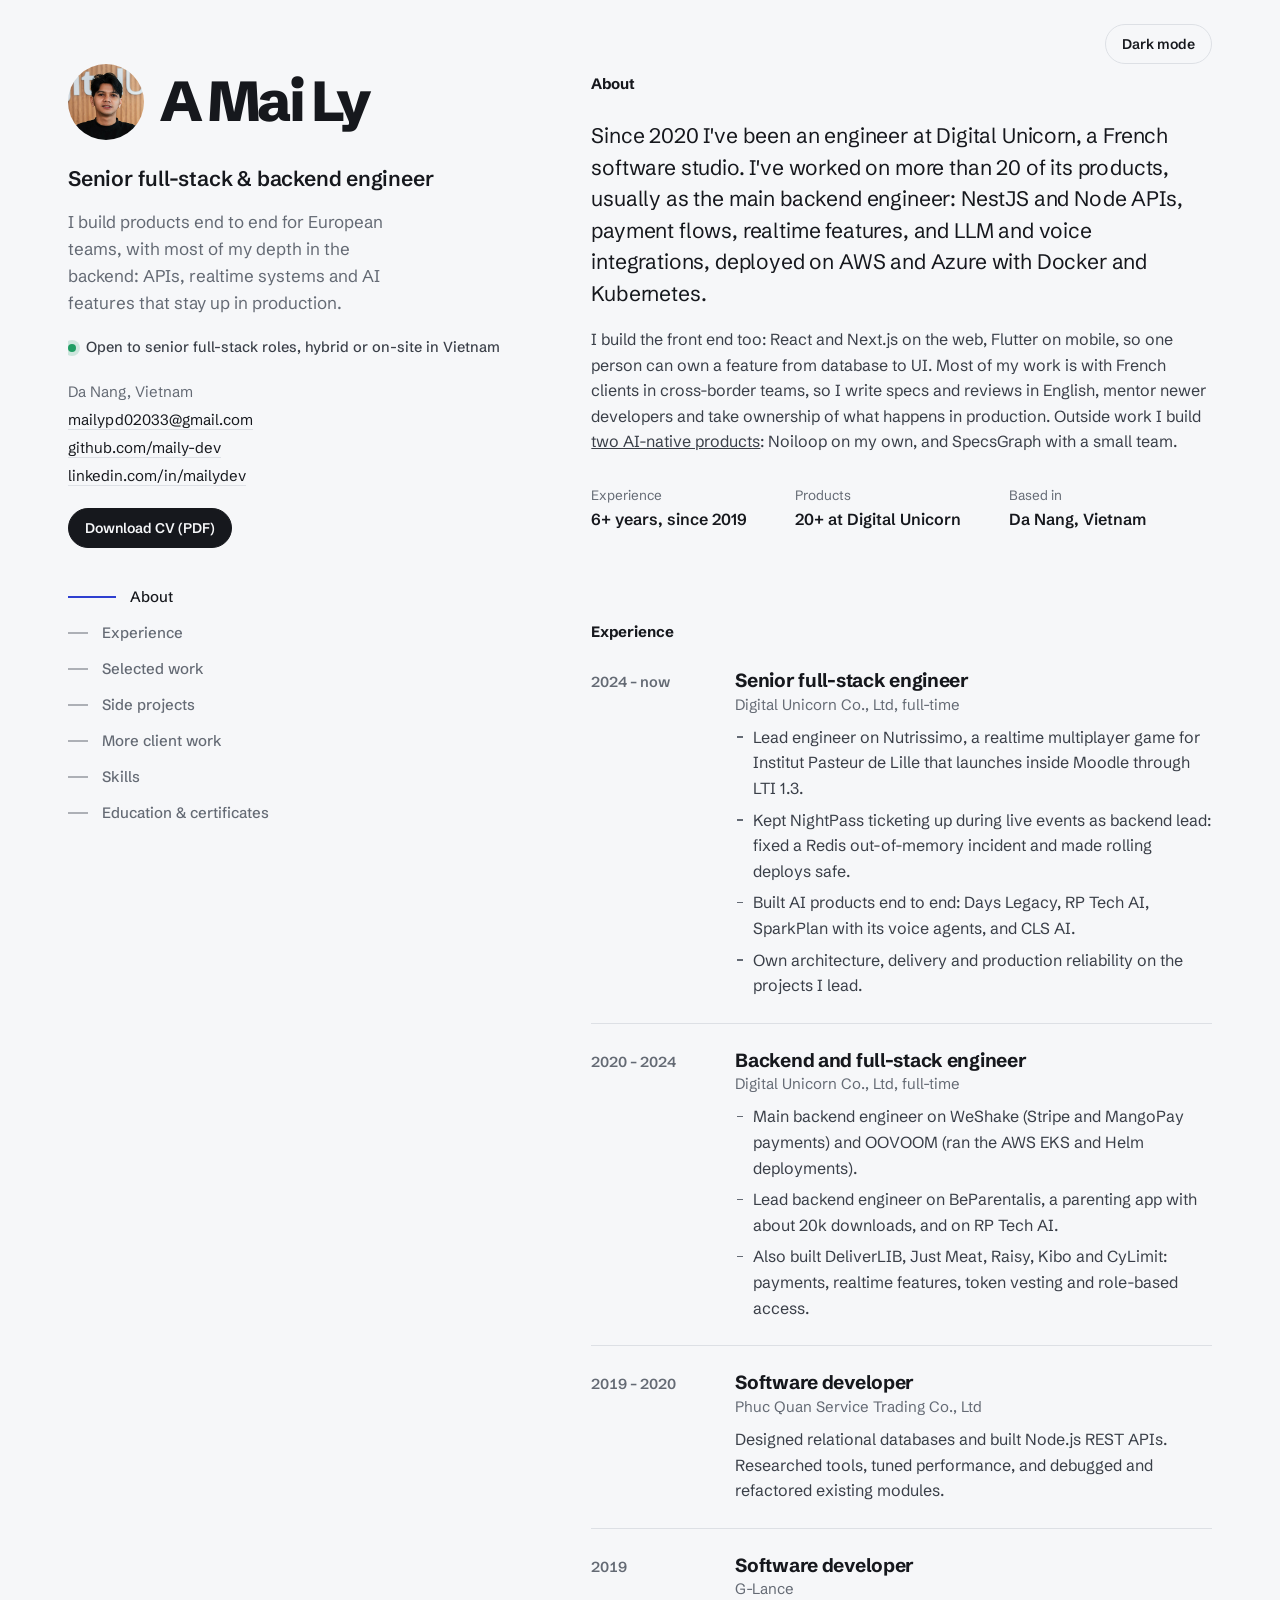
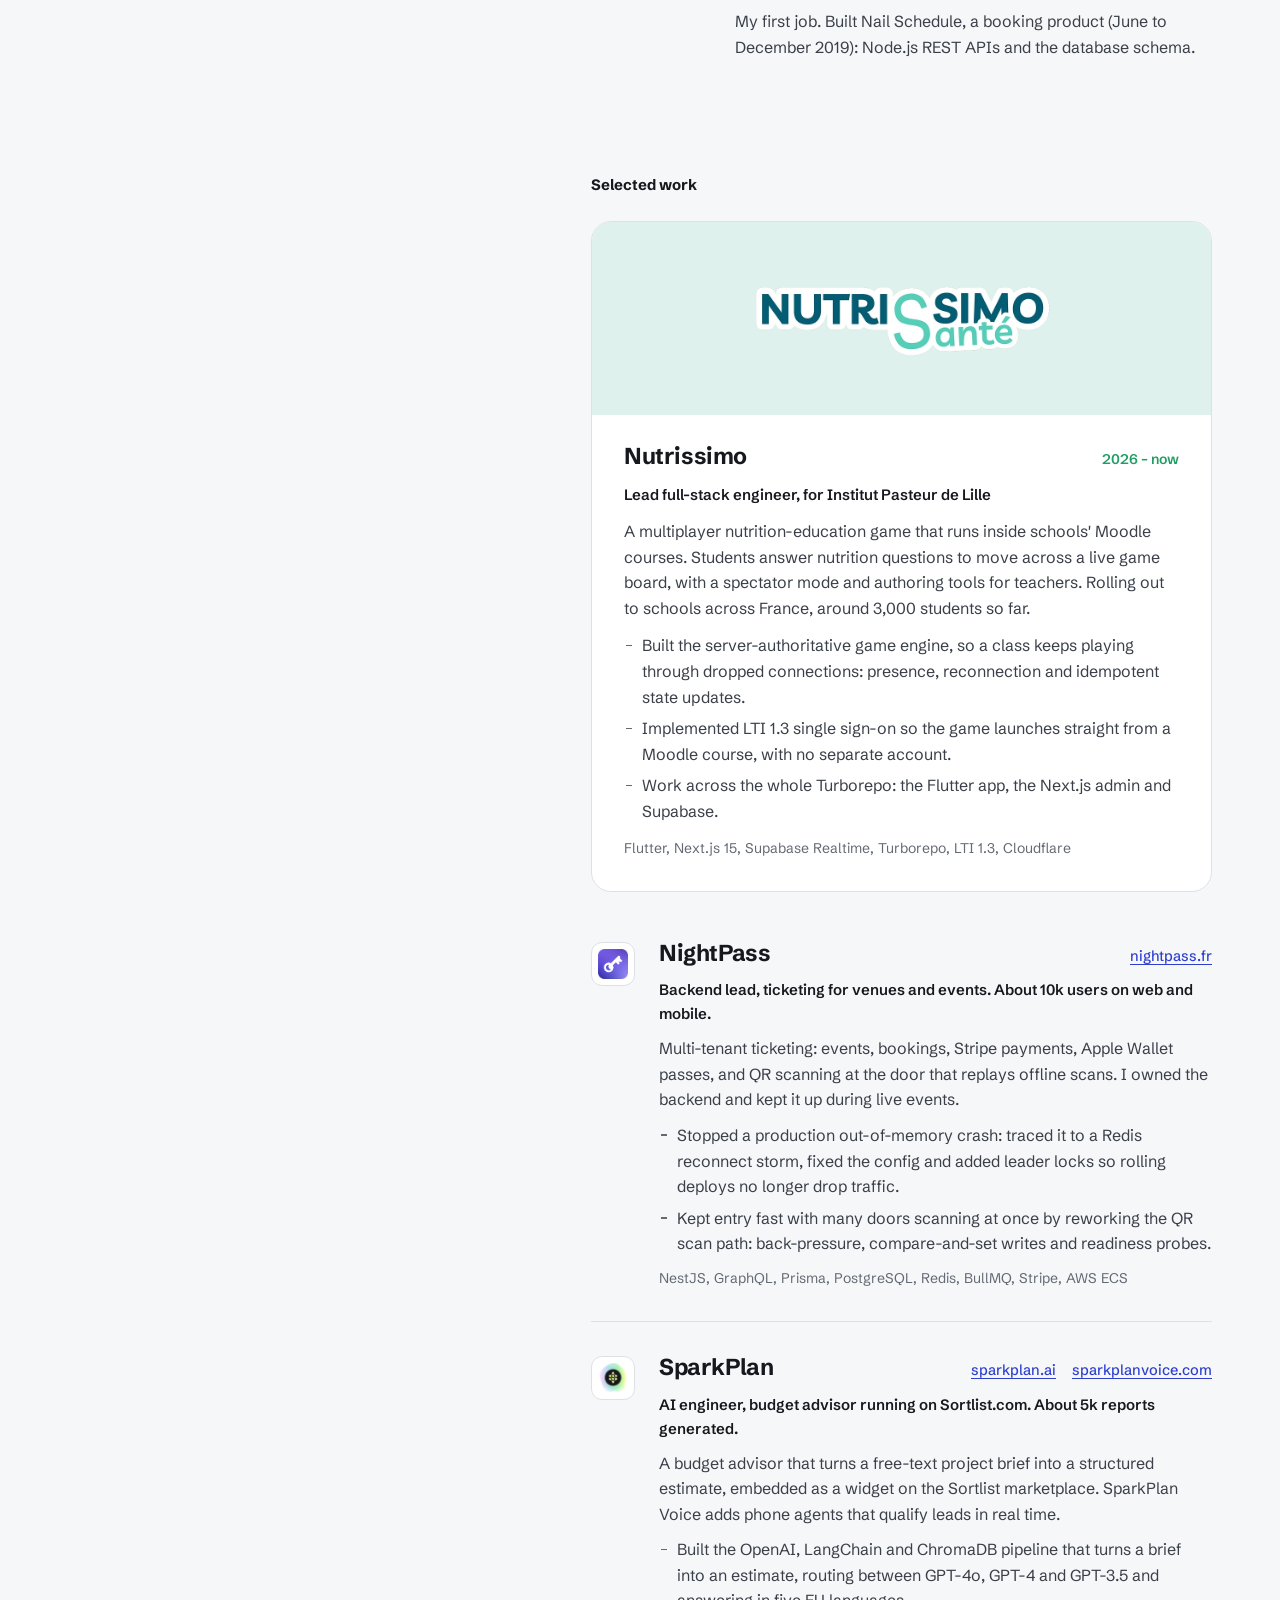
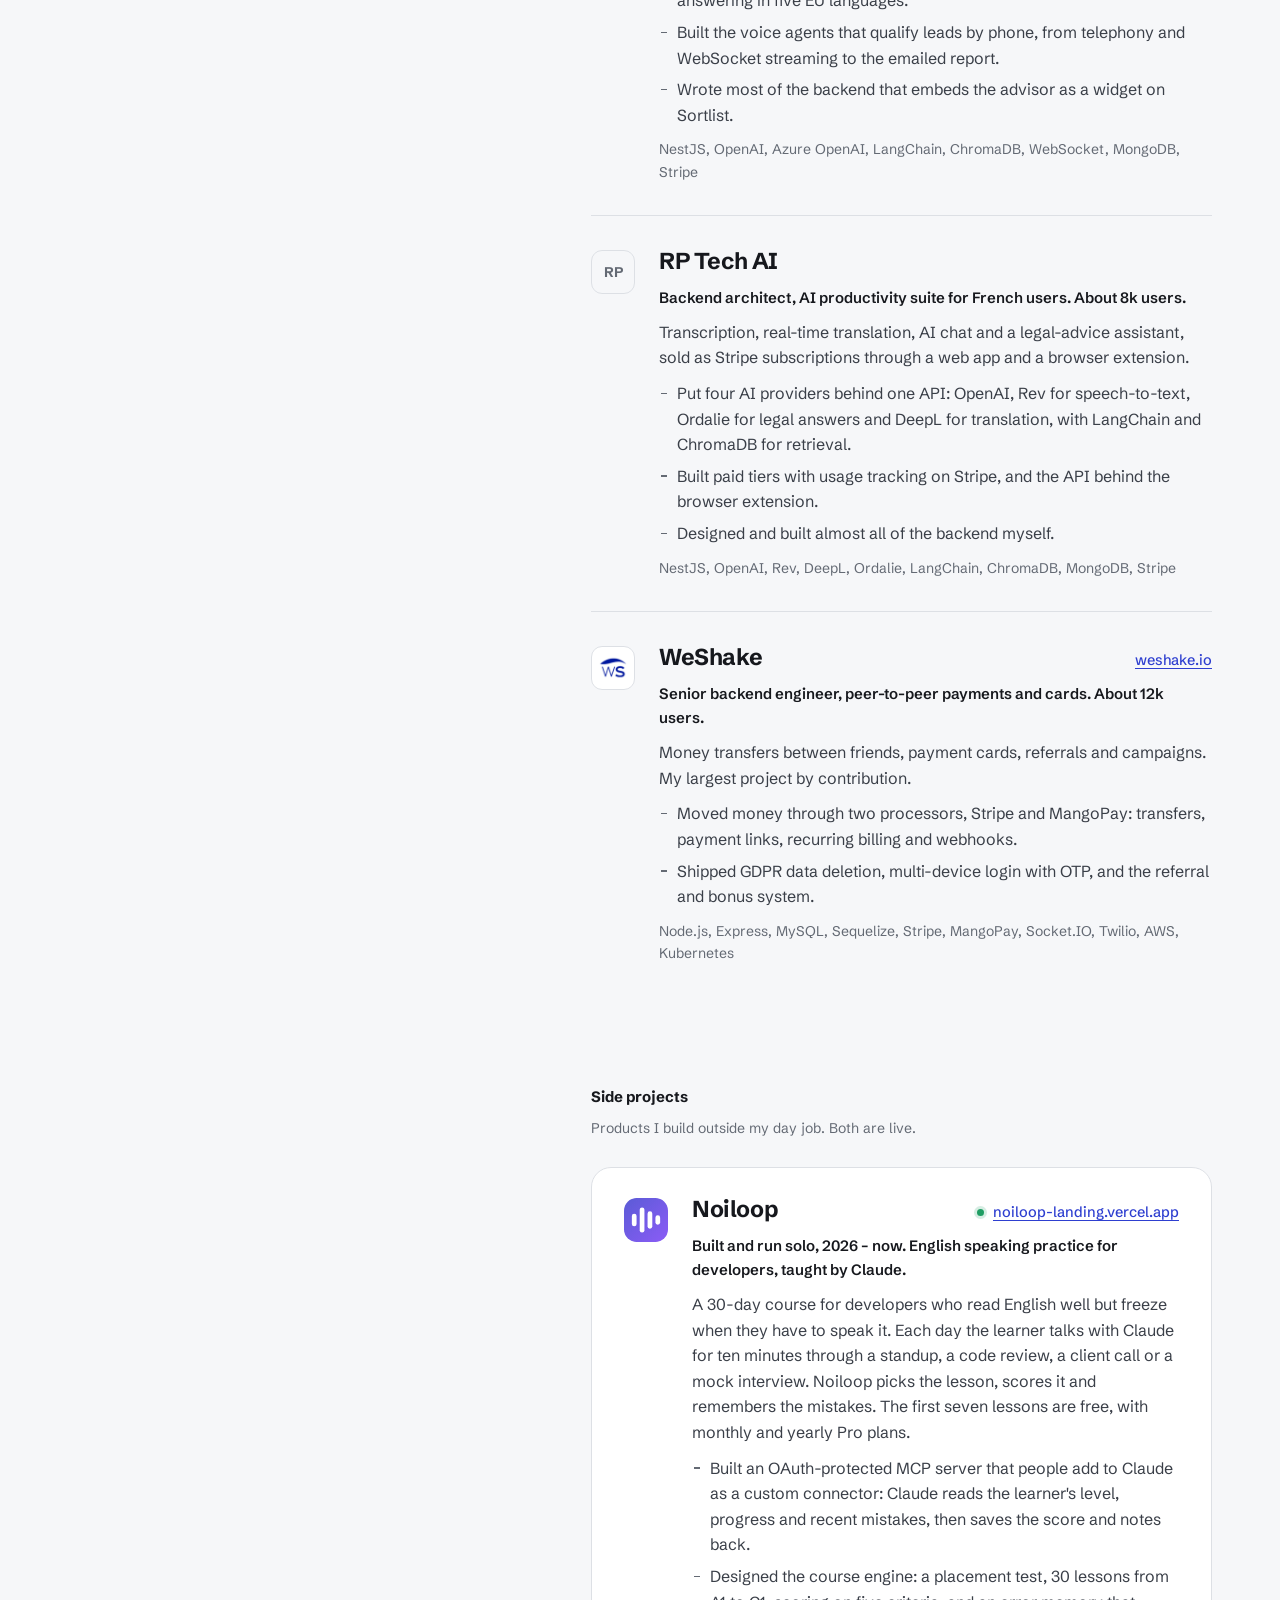
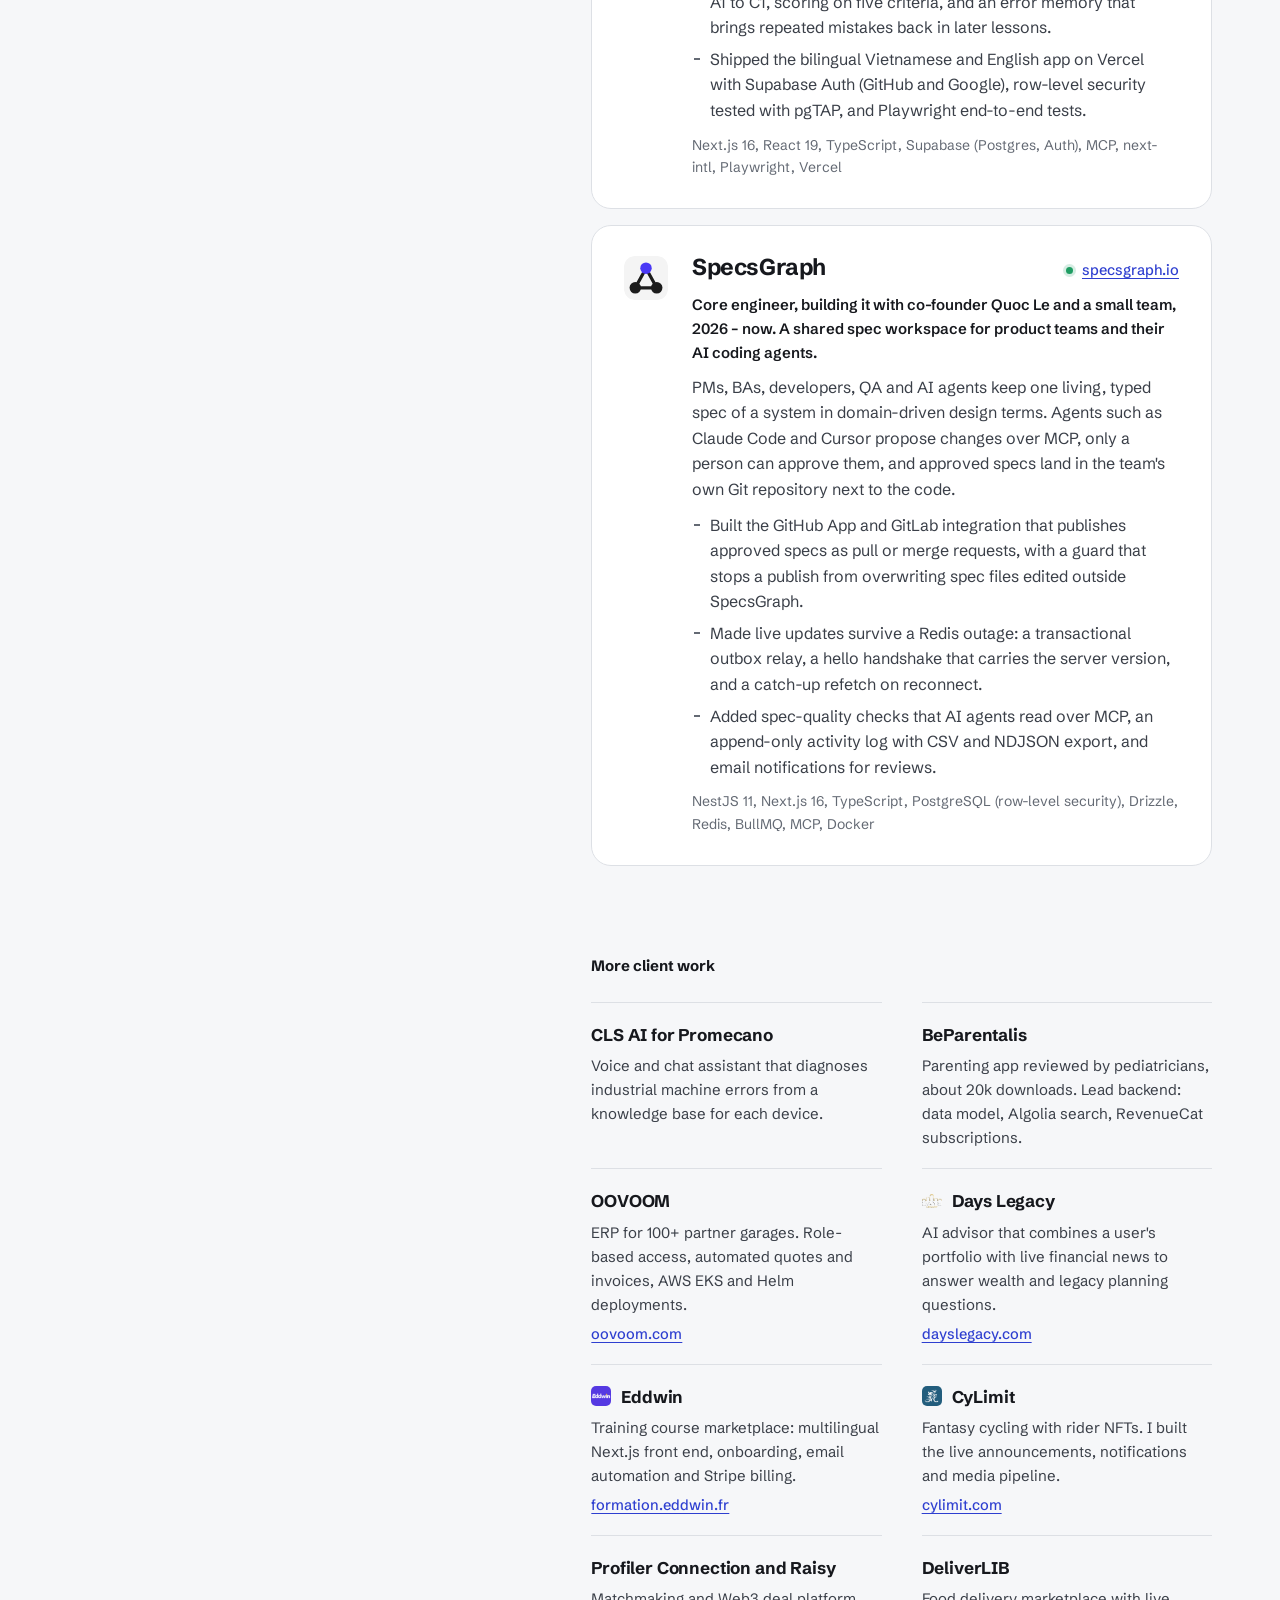
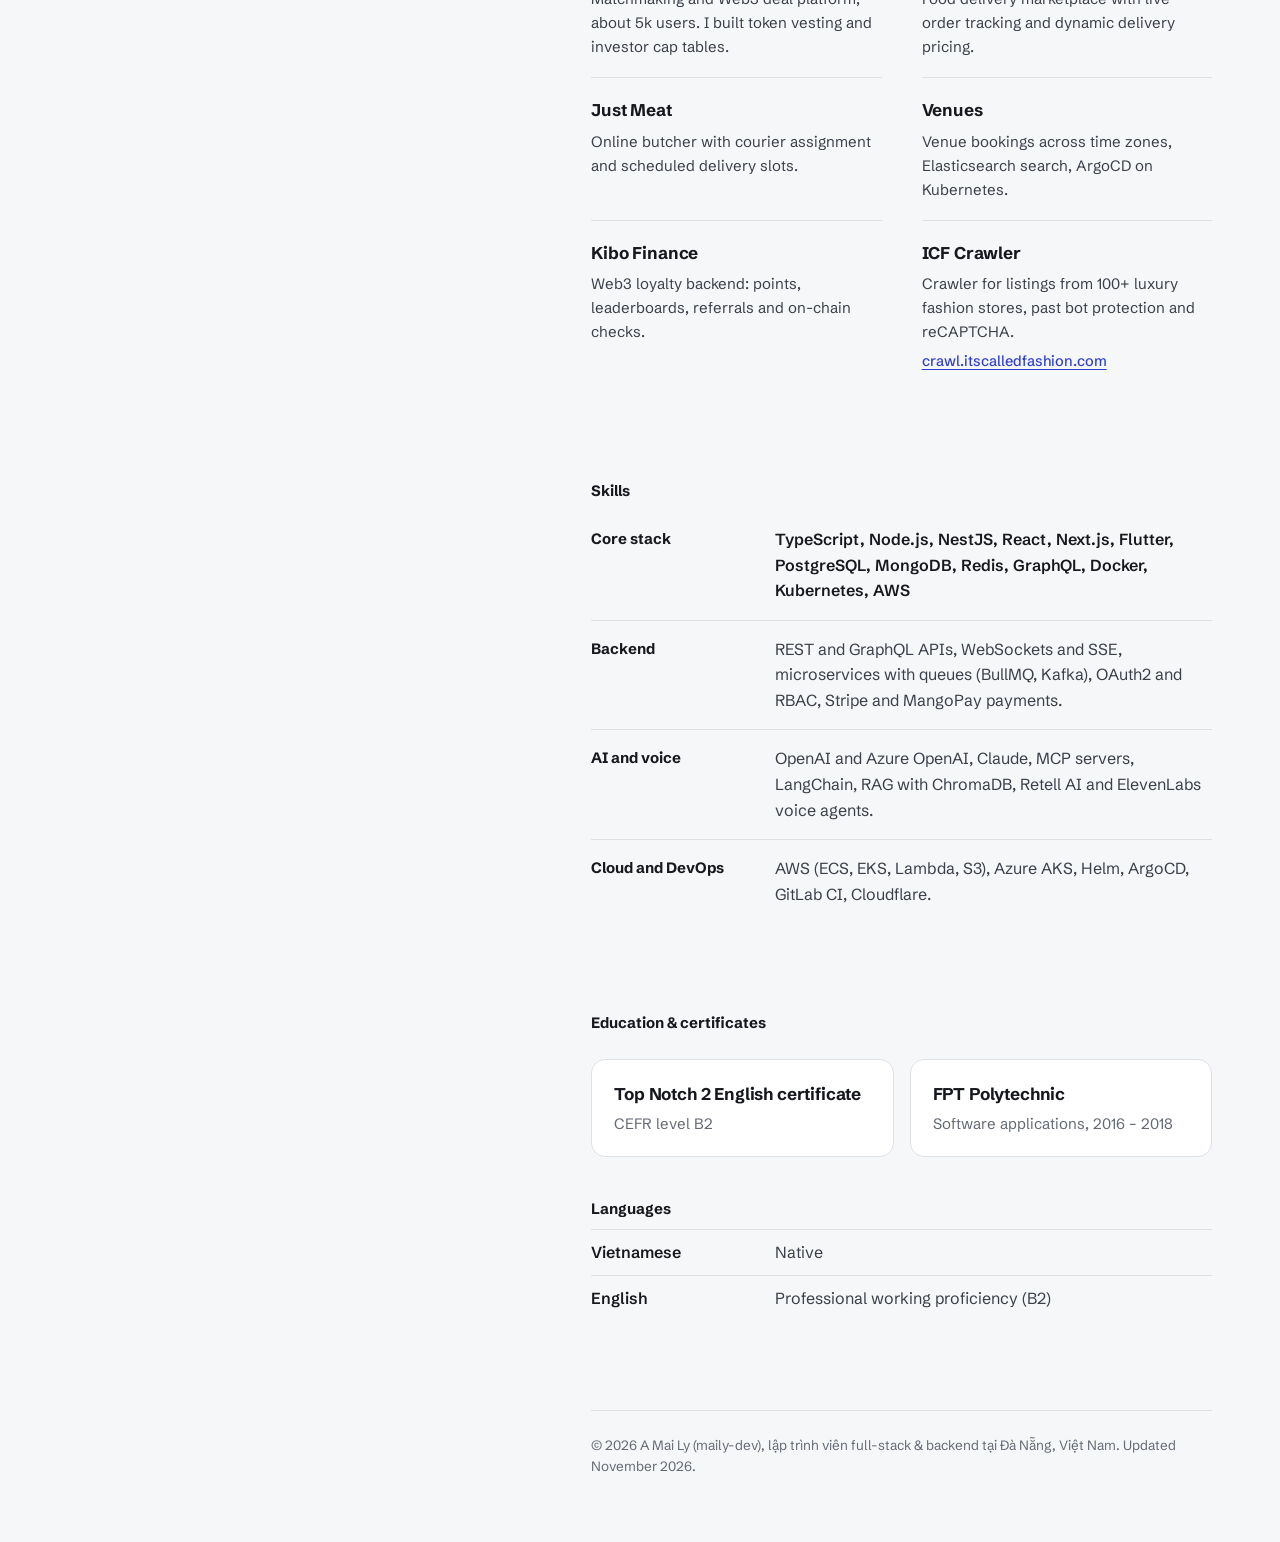
<file: index.html>
<!DOCTYPE html>
<html lang="en">
<head>
<meta charset="UTF-8" />
<meta name="viewport" content="width=device-width, initial-scale=1, viewport-fit=cover" />
<title>A Mai Ly (maily-dev) · Senior Full-Stack &amp; Backend Engineer</title>
<meta name="description" content="A Mai Ly (maily dev), senior full-stack and backend engineer in Da Nang, Vietnam. 6+ years of NestJS, Next.js, Flutter and AI. Builds Noiloop and SpecsGraph." />
<meta name="author" content="A Mai Ly" />
<meta name="google-site-verification" content="lzbuCoL0Sk65yeIrW2JSwIYfaWN8OGVnlUtWCCzliJs" />
<link rel="canonical" href="https://maily-dev.github.io/" />
<meta property="og:type" content="profile" />
<meta property="og:site_name" content="A Mai Ly · maily-dev" />
<meta property="og:url" content="https://maily-dev.github.io/" />
<meta property="og:title" content="A Mai Ly (maily-dev) · Senior Full-Stack & Backend Engineer" />
<meta property="og:description" content="6+ years building production products end to end: NestJS/Node, React/Next.js, Flutter, realtime and AI, on AWS and Azure. Builds Noiloop and SpecsGraph on the side." />
<meta property="og:image" content="https://maily-dev.github.io/assets/img/og-image.jpg" />
<meta property="og:image:width" content="1200" />
<meta property="og:image:height" content="630" />
<meta property="og:image:alt" content="A Mai Ly, Senior Full-Stack & Backend Engineer" />
<meta name="twitter:card" content="summary_large_image" />
<script type="application/ld+json">
{
  "@context": "https://schema.org",
  "@type": "ProfilePage",
  "url": "https://maily-dev.github.io/",
  "dateModified": "2026-11-17",
  "mainEntity": {
    "@type": "Person",
    "@id": "https://maily-dev.github.io/#person",
    "name": "A Mai Ly",
    "alternateName": ["Mai Ly", "amaily", "maily-dev", "maily dev", "mailydev", "Mai Ly Dev", "A Mai Ly Developer", "Mai Ly Backend"],
    "jobTitle": "Senior Full-Stack & Backend Engineer",
    "hasOccupation": {
      "@type": "Occupation",
      "name": "Senior Full-Stack & Backend Engineer",
      "alternateName": ["Software Developer", "Backend Developer", "Lập trình viên", "Lập trình viên full-stack", "Lập trình viên backend"]
    },
    "description": "Senior full-stack and backend engineer in Da Nang, Vietnam, with 6+ years building NestJS/Node backends, React/Next.js and Flutter apps, realtime systems and AI features. Solo builder of Noiloop, an English speaking course taught by Claude, and core engineer on SpecsGraph, a spec workspace for teams and their AI agents.",
    "url": "https://maily-dev.github.io/",
    "image": {
      "@type": "ImageObject",
      "url": "https://maily-dev.github.io/assets/img/a-mai-ly.jpg",
      "width": 500,
      "height": 500,
      "caption": "A Mai Ly, Senior Full-Stack & Backend Engineer"
    },
    "email": "mailto:mailypd02033@gmail.com",
    "address": { "@type": "PostalAddress", "addressLocality": "Da Nang", "addressCountry": "VN" },
    "worksFor": { "@type": "Organization", "name": "Digital Unicorn", "url": "https://digitalunicorn.fr" },
    "alumniOf": { "@type": "CollegeOrUniversity", "name": "FPT Polytechnic" },
    "knowsLanguage": ["vi", "en"],
    "knowsAbout": ["Backend development", "Full-stack development", "TypeScript", "Node.js", "NestJS", "React", "Next.js", "Flutter", "PostgreSQL", "MongoDB", "Redis", "GraphQL", "Microservices", "Docker", "Kubernetes", "AWS", "Azure", "OpenAI", "Claude", "Model Context Protocol (MCP)", "LangChain", "RAG", "Supabase"],
    "sameAs": [
      "https://github.com/maily-dev",
      "https://www.linkedin.com/in/mailydev/"
    ]
  }
}
</script>
<script>
  (function () {
    try {
      var t = localStorage.getItem('theme');
      if (t === 'light' || t === 'dark') document.documentElement.setAttribute('data-theme', t);
    } catch (e) {}
  })();
</script>
<link rel="preconnect" href="https://fonts.googleapis.com" />
<link rel="preconnect" href="https://fonts.gstatic.com" crossorigin />
<link rel="stylesheet" href="https://fonts.googleapis.com/css2?family=Schibsted+Grotesk:ital,wght@0,400..900;1,400..700&display=swap" />
<link rel="stylesheet" href="assets/css/styles.css?v=20261117" />
<link rel="icon" href="data:image/svg+xml,<svg xmlns='http://www.w3.org/2000/svg' viewBox='0 0 100 100'><rect width='100' height='100' rx='20' fill='%232e3fd0'/><text x='50' y='69' font-size='56' font-family='Arial,sans-serif' font-weight='800' fill='white' text-anchor='middle'>ML</text></svg>" />
</head>
<body>
<a class="skip" href="#content">Skip to content</a>

<div class="page">

  <!-- ============ SIDEBAR / IDENTITY ============ -->
  <header class="side">
    <div class="side__top">
      <div class="ident">
        <img class="portrait" src="assets/img/a-mai-ly.jpg?v=20261117" alt="A Mai Ly, senior full-stack and backend engineer" width="500" height="500" fetchpriority="high" />
        <h1 class="name">A Mai Ly</h1>
      </div>
      <p class="role">Senior full-stack &amp; backend engineer</p>
      <p class="pitch">I build products end to end for European teams, with most of my depth in the backend: APIs, realtime systems and AI features that stay up in production.</p>
      <p class="status"><span class="status__dot" aria-hidden="true"></span>Open to senior full-stack roles, hybrid or on-site in Vietnam</p>
      <ul class="contact">
        <li class="contact__place">Da Nang, Vietnam</li>
        <li><a href="mailto:mailypd02033@gmail.com">mailypd02033@gmail.com</a></li>
        <li><a href="https://github.com/maily-dev" target="_blank" rel="noopener">github.com/maily-dev</a></li>
        <li><a href="https://www.linkedin.com/in/mailydev/" target="_blank" rel="noopener">linkedin.com/in/mailydev</a></li>
      </ul>
      <div class="tools">
        <a class="btn" href="Mai-Ly-CV.pdf" download="Mai-Ly-CV.pdf">Download CV (PDF)</a>
      </div>
    </div>

    <nav class="toc" aria-label="Sections">
      <a href="#about" data-spy="about">About</a>
      <a href="#experience" data-spy="experience">Experience</a>
      <a href="#work" data-spy="work">Selected work</a>
      <a href="#side" data-spy="side">Side projects</a>
      <a href="#more" data-spy="more">More client work</a>
      <a href="#skills" data-spy="skills">Skills</a>
      <a href="#education" data-spy="education">Education &amp; certificates</a>
    </nav>
  </header>

  <div class="theme">
    <button type="button" class="btn btn--quiet" id="theme-toggle" aria-pressed="false">Dark mode</button>
  </div>


  <!-- ============ CONTENT ============ -->
  <main id="content" class="main">

    <!-- About -->
    <section id="about" class="block">
      <h2 class="block__title">About</h2>
      <div class="about">
        <p class="lede">Since 2020 I've been an engineer at Digital Unicorn, a French software studio. I've worked on more than 20 of its
          products, usually as the main backend engineer: NestJS and Node APIs, payment flows, realtime features, and LLM and voice
          integrations, deployed on AWS and Azure with Docker and Kubernetes.</p>
        <p>I build the front end too: React and Next.js on the web, Flutter on mobile, so one person can own a feature from database to UI. Most of my work is with
          French clients in cross-border teams, so I write specs and reviews in English, mentor newer developers and take ownership of
          what happens in production. Outside work I build <a href="#side">two AI-native products</a>: Noiloop on my own, and SpecsGraph with a small team.</p>
        <dl class="facts">
          <div><dt>Experience</dt><dd>6+ years, since 2019</dd></div>
          <div><dt>Products</dt><dd>20+ at Digital Unicorn</dd></div>
          <div><dt>Based in</dt><dd>Da Nang, Vietnam</dd></div>
        </dl>
      </div>
    </section>

    <!-- Experience -->
    <section id="experience" class="block">
      <h2 class="block__title">Experience</h2>
      <ol class="jobs">
        <li class="job">
          <p class="job__when">2024 – now</p>
          <div>
            <h3>Senior full-stack engineer</h3>
            <p class="job__org">Digital Unicorn Co., Ltd, full-time</p>
            <ul class="proj__points">
              <li>Lead engineer on Nutrissimo, a realtime multiplayer game for Institut Pasteur de Lille that launches inside Moodle through LTI 1.3.</li>
              <li>Kept NightPass ticketing up during live events as backend lead: fixed a Redis out-of-memory incident and made rolling deploys safe.</li>
              <li>Built AI products end to end: Days Legacy, RP Tech AI, SparkPlan with its voice agents, and CLS AI.</li>
              <li>Own architecture, delivery and production reliability on the projects I lead.</li>
            </ul>
          </div>
        </li>
        <li class="job">
          <p class="job__when">2020 – 2024</p>
          <div>
            <h3>Backend and full-stack engineer</h3>
            <p class="job__org">Digital Unicorn Co., Ltd, full-time</p>
            <ul class="proj__points">
              <li>Main backend engineer on WeShake (Stripe and MangoPay payments) and OOVOOM (ran the AWS EKS and Helm deployments).</li>
              <li>Lead backend engineer on BeParentalis, a parenting app with about 20k downloads, and on RP Tech AI.</li>
              <li>Also built DeliverLIB, Just Meat, Raisy, Kibo and CyLimit: payments, realtime features, token vesting and role-based access.</li>
            </ul>
          </div>
        </li>
        <li class="job">
          <p class="job__when">2019 – 2020</p>
          <div>
            <h3>Software developer</h3>
            <p class="job__org">Phuc Quan Service Trading Co., Ltd</p>
            <p>Designed relational databases and built Node.js REST APIs. Researched tools, tuned performance, and debugged and
              refactored existing modules.</p>
          </div>
        </li>
        <li class="job">
          <p class="job__when">2019</p>
          <div>
            <h3>Software developer</h3>
            <p class="job__org">G-Lance</p>
            <p>My first job. Built Nail Schedule, a booking product (June to December 2019): Node.js REST APIs and the database schema.</p>
          </div>
        </li>
      </ol>
    </section>

    <!-- Selected work -->
    <section id="work" class="block">
      <h2 class="block__title">Selected work</h2>

      <!-- Nutrissimo (current) -->
      <article class="lead-proj">
        <div class="lead-proj__brand">
          <img src="assets/img/nutrissimo.webp" alt="Nutrissimo Santé logo" width="398" height="124" />
        </div>
        <div class="lead-proj__body">
          <div class="proj__head">
            <h3>Nutrissimo</h3>
            <span class="proj__when">2026 – now</span>
          </div>
          <p class="proj__role">Lead full-stack engineer, for Institut Pasteur de Lille</p>
          <p>A multiplayer nutrition-education game that runs inside schools' Moodle courses. Students answer nutrition questions to
            move across a live game board, with a spectator mode and authoring tools for teachers. Rolling out to schools across France,
            around 3,000 students so far.</p>
          <ul class="proj__points">
            <li>Built the server-authoritative game engine, so a class keeps playing through dropped connections: presence, reconnection and idempotent state updates.</li>
            <li>Implemented LTI 1.3 single sign-on so the game launches straight from a Moodle course, with no separate account.</li>
            <li>Work across the whole Turborepo: the Flutter app, the Next.js admin and Supabase.</li>
          </ul>
          <p class="proj__stack">Flutter, Next.js 15, Supabase Realtime, Turborepo, LTI 1.3, Cloudflare</p>
        </div>
      </article>

      <ol class="projects">
        <li class="proj">
          <span class="logo"><img src="assets/img/nightpass.png" alt="" /></span>
          <div class="proj__body">
            <div class="proj__head">
              <h3>NightPass</h3>
              <a class="proj__link" href="https://nightpass.fr" target="_blank" rel="noopener">nightpass.fr</a>
            </div>
            <p class="proj__role">Backend lead, ticketing for venues and events. About 10k users on web and mobile.</p>
            <p>Multi-tenant ticketing: events, bookings, Stripe payments, Apple Wallet passes, and QR scanning at the door that replays
              offline scans. I owned the backend and kept it up during live events.</p>
            <ul class="proj__points">
              <li>Stopped a production out-of-memory crash: traced it to a Redis reconnect storm, fixed the config and added leader locks so rolling deploys no longer drop traffic.</li>
              <li>Kept entry fast with many doors scanning at once by reworking the QR scan path: back-pressure, compare-and-set writes and readiness probes.</li>
            </ul>
            <p class="proj__stack">NestJS, GraphQL, Prisma, PostgreSQL, Redis, BullMQ, Stripe, AWS ECS</p>
          </div>
        </li>

        <li class="proj">
          <span class="logo"><img src="assets/img/sparkplan.ico" alt="" /></span>
          <div class="proj__body">
            <div class="proj__head">
              <h3>SparkPlan</h3>
              <span class="proj__links">
                <a class="proj__link" href="https://sparkplan.ai/web-agencies" target="_blank" rel="noopener">sparkplan.ai</a>
                <a class="proj__link" href="https://sparkplanvoice.com" target="_blank" rel="noopener">sparkplanvoice.com</a>
              </span>
            </div>
            <p class="proj__role">AI engineer, budget advisor running on Sortlist.com. About 5k reports generated.</p>
            <p>A budget advisor that turns a free-text project brief into a structured estimate, embedded as a widget on the Sortlist
              marketplace. SparkPlan Voice adds phone agents that qualify leads in real time.</p>
            <ul class="proj__points">
              <li>Built the OpenAI, LangChain and ChromaDB pipeline that turns a brief into an estimate, routing between GPT-4o, GPT-4 and GPT-3.5 and answering in five EU languages.</li>
              <li>Built the voice agents that qualify leads by phone, from telephony and WebSocket streaming to the emailed report.</li>
              <li>Wrote most of the backend that embeds the advisor as a widget on Sortlist.</li>
            </ul>
            <p class="proj__stack">NestJS, OpenAI, Azure OpenAI, LangChain, ChromaDB, WebSocket, MongoDB, Stripe</p>
          </div>
        </li>

        <li class="proj">
          <span class="logo logo--initials" aria-hidden="true">RP</span>
          <div class="proj__body">
            <div class="proj__head">
              <h3>RP Tech AI</h3>
            </div>
            <p class="proj__role">Backend architect, AI productivity suite for French users. About 8k users.</p>
            <p>Transcription, real-time translation, AI chat and a legal-advice assistant, sold as Stripe subscriptions through a web app
              and a browser extension.</p>
            <ul class="proj__points">
              <li>Put four AI providers behind one API: OpenAI, Rev for speech-to-text, Ordalie for legal answers and DeepL for translation, with LangChain and ChromaDB for retrieval.</li>
              <li>Built paid tiers with usage tracking on Stripe, and the API behind the browser extension.</li>
              <li>Designed and built almost all of the backend myself.</li>
            </ul>
            <p class="proj__stack">NestJS, OpenAI, Rev, DeepL, Ordalie, LangChain, ChromaDB, MongoDB, Stripe</p>
          </div>
        </li>

        <li class="proj">
          <span class="logo"><img src="assets/img/weshake.png" alt="" /></span>
          <div class="proj__body">
            <div class="proj__head">
              <h3>WeShake</h3>
              <a class="proj__link" href="https://weshake.io" target="_blank" rel="noopener">weshake.io</a>
            </div>
            <p class="proj__role">Senior backend engineer, peer-to-peer payments and cards. About 12k users.</p>
            <p>Money transfers between friends, payment cards, referrals and campaigns. My largest project by contribution.</p>
            <ul class="proj__points">
              <li>Moved money through two processors, Stripe and MangoPay: transfers, payment links, recurring billing and webhooks.</li>
              <li>Shipped GDPR data deletion, multi-device login with OTP, and the referral and bonus system.</li>
            </ul>
            <p class="proj__stack">Node.js, Express, MySQL, Sequelize, Stripe, MangoPay, Socket.IO, Twilio, AWS, Kubernetes</p>
          </div>
        </li>
      </ol>
    </section>

    <!-- Side projects -->
    <section id="side" class="block">
      <h2 class="block__title">Side projects</h2>
      <p class="block__note">Products I build outside my day job. Both are live.</p>
      <ol class="own">
        <li class="proj">
          <span class="logo logo--mark"><img src="assets/img/noiloop.svg" alt="" width="44" height="44" /></span>
          <div class="proj__body">
            <div class="proj__head">
              <h3>Noiloop</h3>
              <a class="proj__link proj__link--live" href="https://noiloop-landing.vercel.app/vi" target="_blank" rel="noopener">noiloop-landing.vercel.app</a>
            </div>
            <p class="proj__role">Built and run solo, 2026 – now. English speaking practice for developers, taught by Claude.</p>
            <p>A 30-day course for developers who read English well but freeze when they have to speak it. Each day the learner talks
              with Claude for ten minutes through a standup, a code review, a client call or a mock interview. Noiloop picks the lesson,
              scores it and remembers the mistakes. The first seven lessons are free, with monthly and yearly Pro plans.</p>
            <ul class="proj__points">
              <li>Built an OAuth-protected MCP server that people add to Claude as a custom connector: Claude reads the learner's level, progress and recent mistakes, then saves the score and notes back.</li>
              <li>Designed the course engine: a placement test, 30 lessons from A1 to C1, scoring on five criteria, and an error memory that brings repeated mistakes back in later lessons.</li>
              <li>Shipped the bilingual Vietnamese and English app on Vercel with Supabase Auth (GitHub and Google), row-level security tested with pgTAP, and Playwright end-to-end tests.</li>
            </ul>
            <p class="proj__stack">Next.js 16, React 19, TypeScript, Supabase (Postgres, Auth), MCP, next-intl, Playwright, Vercel</p>
          </div>
        </li>

        <li class="proj">
          <span class="logo logo--mark"><img src="assets/img/specsgraph.svg" alt="" width="44" height="44" /></span>
          <div class="proj__body">
            <div class="proj__head">
              <h3>SpecsGraph</h3>
              <a class="proj__link proj__link--live" href="https://www.specsgraph.io/" target="_blank" rel="noopener">specsgraph.io</a>
            </div>
            <p class="proj__role">Core engineer, building it with co-founder Quoc Le and a small team, 2026 – now. A shared spec workspace for product teams and their AI coding agents.</p>
            <p>PMs, BAs, developers, QA and AI agents keep one living, typed spec of a system in domain-driven design terms. Agents such
              as Claude Code and Cursor propose changes over MCP, only a person can approve them, and approved specs land in the team's
              own Git repository next to the code.</p>
            <ul class="proj__points">
              <li>Built the GitHub App and GitLab integration that publishes approved specs as pull or merge requests, with a guard that stops a publish from overwriting spec files edited outside SpecsGraph.</li>
              <li>Made live updates survive a Redis outage: a transactional outbox relay, a hello handshake that carries the server version, and a catch-up refetch on reconnect.</li>
              <li>Added spec-quality checks that AI agents read over MCP, an append-only activity log with CSV and NDJSON export, and email notifications for reviews.</li>
            </ul>
            <p class="proj__stack">NestJS 11, Next.js 16, TypeScript, PostgreSQL (row-level security), Drizzle, Redis, BullMQ, MCP, Docker</p>
          </div>
        </li>
      </ol>
    </section>

    <!-- More client work -->
    <section id="more" class="block">
      <h2 class="block__title">More client work</h2>
      <ul class="others">
        <li>
          <div class="others__name">CLS AI for Promecano</div>
          <p>Voice and chat assistant that diagnoses industrial machine errors from a knowledge base for each device.</p>
        </li>
        <li>
          <div class="others__name">BeParentalis</div>
          <p>Parenting app reviewed by pediatricians, about 20k downloads. Lead backend: data model, Algolia search, RevenueCat subscriptions.</p>
        </li>
        <li>
          <div class="others__name">OOVOOM</div>
          <p>ERP for 100+ partner garages. Role-based access, automated quotes and invoices, AWS EKS and Helm deployments.</p>
          <a class="proj__link" href="https://oovoom.com" target="_blank" rel="noopener">oovoom.com</a>
        </li>
        <li>
          <div class="others__name"><img src="assets/img/dayslegacy.png" alt="" />Days Legacy</div>
          <p>AI advisor that combines a user's portfolio with live financial news to answer wealth and legacy planning questions.</p>
          <a class="proj__link" href="https://www.dayslegacy.com" target="_blank" rel="noopener">dayslegacy.com</a>
        </li>
        <li>
          <div class="others__name"><img src="assets/img/eddwin.png" alt="" />Eddwin</div>
          <p>Training course marketplace: multilingual Next.js front end, onboarding, email automation and Stripe billing.</p>
          <a class="proj__link" href="https://formation.eddwin.fr" target="_blank" rel="noopener">formation.eddwin.fr</a>
        </li>
        <li>
          <div class="others__name"><img src="assets/img/cylimit.png" alt="" />CyLimit</div>
          <p>Fantasy cycling with rider NFTs. I built the live announcements, notifications and media pipeline.</p>
          <a class="proj__link" href="https://cylimit.com/en/" target="_blank" rel="noopener">cylimit.com</a>
        </li>
        <li>
          <div class="others__name">Profiler Connection and Raisy</div>
          <p>Matchmaking and Web3 deal platform, about 5k users. I built token vesting and investor cap tables.</p>
        </li>
        <li>
          <div class="others__name">DeliverLIB</div>
          <p>Food delivery marketplace with live order tracking and dynamic delivery pricing.</p>
        </li>
        <li>
          <div class="others__name">Just Meat</div>
          <p>Online butcher with courier assignment and scheduled delivery slots.</p>
        </li>
        <li>
          <div class="others__name">Venues</div>
          <p>Venue bookings across time zones, Elasticsearch search, ArgoCD on Kubernetes.</p>
        </li>
        <li>
          <div class="others__name">Kibo Finance</div>
          <p>Web3 loyalty backend: points, leaderboards, referrals and on-chain checks.</p>
        </li>
        <li>
          <div class="others__name">ICF Crawler</div>
          <p>Crawler for listings from 100+ luxury fashion stores, past bot protection and reCAPTCHA.</p>
          <a class="proj__link" href="https://crawl.itscalledfashion.com" target="_blank" rel="noopener">crawl.itscalledfashion.com</a>
        </li>
      </ul>
    </section>

    <!-- Skills -->
    <section id="skills" class="block">
      <h2 class="block__title">Skills</h2>
      <dl class="skills">
        <div class="skills__core">
          <dt>Core stack</dt>
          <dd>TypeScript, Node.js, NestJS, React, Next.js, Flutter, PostgreSQL, MongoDB, Redis, GraphQL, Docker, Kubernetes, AWS</dd>
        </div>
        <div>
          <dt>Backend</dt>
          <dd>REST and GraphQL APIs, WebSockets and SSE, microservices with queues (BullMQ, Kafka), OAuth2 and RBAC, Stripe and MangoPay payments.</dd>
        </div>
        <div>
          <dt>AI and voice</dt>
          <dd>OpenAI and Azure OpenAI, Claude, MCP servers, LangChain, RAG with ChromaDB, Retell AI and ElevenLabs voice agents.</dd>
        </div>
        <div>
          <dt>Cloud and DevOps</dt>
          <dd>AWS (ECS, EKS, Lambda, S3), Azure AKS, Helm, ArgoCD, GitLab CI, Cloudflare.</dd>
        </div>
      </dl>
    </section>

    <!-- Education & certificates -->
    <section id="education" class="block">
      <h2 class="block__title">Education &amp; certificates</h2>
      <ul class="creds">
        <li>
          <h3>Top Notch 2 English certificate</h3>
          <p>CEFR level B2</p>
        </li>
        <li>
          <h3>FPT Polytechnic</h3>
          <p>Software applications, 2016 – 2018</p>
        </li>
      </ul>
      <h3 class="subhead">Languages</h3>
      <ul class="langs">
        <li><span>Vietnamese</span><span>Native</span></li>
        <li><span>English</span><span>Professional working proficiency (B2)</span></li>
      </ul>
    </section>

    <footer class="foot">
      <p>© <span id="year">2026</span> A Mai Ly (maily-dev), <span lang="vi">lập trình viên full-stack &amp; backend tại Đà Nẵng, Việt Nam</span>. Updated November 2026.</p>
    </footer>
  </main>
</div>

<script src="assets/js/main.js?v=20261030"></script>
</body>
</html>
</file>
<file: assets/css/styles.css>
/* ============================================================
   Mai Ly — CV
   Two columns: a fixed identity column on the left, the record
   on the right. One typeface (Schibsted Grotesk), one accent
   (ultramarine), hairlines only where they separate entries.
   ============================================================ */

:root {
  --bg: #f6f7f9;
  --surface: #ffffff;
  --ink: #16181d;
  --ink-2: #3a3f48;
  --muted: #646a74;
  --line: #dde0e5;
  --accent: #2e3fd0;
  --accent-ink: #ffffff;
  --live: #1f9d63;
  --nutri-bg: #dff1ec;
  --tile: #ffffff;

  --font: "Schibsted Grotesk", ui-sans-serif, system-ui, -apple-system, "Segoe UI", Roboto, sans-serif;
  --maxw: 1240px;
  --gutter: 48px;
  color-scheme: light;
}

@media (prefers-color-scheme: dark) {
  :root:not([data-theme="light"]) {
    --bg: #14161a;
    --surface: #1c1f24;
    --ink: #ecedef;
    --ink-2: #c9ccd2;
    --muted: #979ca6;
    --line: #2c3038;
    --accent: #9aa6ff;
    --accent-ink: #14161a;
    --live: #4cc98f;
    --nutri-bg: #cfe8e1;
    --tile: #f2f3f5;
    color-scheme: dark;
  }
}
:root[data-theme="dark"] {
  --bg: #14161a;
  --surface: #1c1f24;
  --ink: #ecedef;
  --ink-2: #c9ccd2;
  --muted: #979ca6;
  --line: #2c3038;
  --accent: #9aa6ff;
  --accent-ink: #14161a;
  --live: #4cc98f;
  --nutri-bg: #cfe8e1;
  --tile: #f2f3f5;
  color-scheme: dark;
}

/* ---------- base ---------- */
*, *::before, *::after { box-sizing: border-box; }
html { -webkit-text-size-adjust: 100%; scroll-behavior: smooth; }
body {
  margin: 0;
  background: var(--bg);
  color: var(--ink-2);
  font-family: var(--font);
  font-size: 16px;
  line-height: 1.6;
  -webkit-font-smoothing: antialiased;
}
h1, h2, h3, p, ul, ol, dl, dd { margin: 0; padding: 0; }
ul, ol { list-style: none; }
img { display: block; max-width: 100%; }
a { color: inherit; }
button { font: inherit; }

:focus-visible { outline: 2px solid var(--accent); outline-offset: 3px; border-radius: 3px; }

.skip {
  position: absolute; left: 16px; top: -48px; z-index: 10;
  background: var(--ink); color: var(--bg); padding: 8px 12px; border-radius: 6px; text-decoration: none;
}
.skip:focus { top: 16px; }

/* ---------- layout ---------- */
.page {
  max-width: var(--maxw);
  margin: 0 auto;
  padding: 0 var(--gutter);
  display: grid;
  grid-template-columns: minmax(300px, 5fr) 7fr;
  column-gap: 80px;
}

/* ---------- identity column ---------- */
.side {
  position: sticky; top: 0;
  height: 100vh; height: 100dvh;
  overflow-y: auto;
  padding: 64px 0 24px;
  display: flex; flex-direction: column; gap: 32px;
}
.ident { display: flex; align-items: center; gap: 18px; }
.portrait {
  flex: none;
  width: 76px; height: 76px;
  border-radius: 50%;
  object-fit: cover;
  background: var(--line);
}
.name {
  font-size: clamp(44px, 4.4vw, 64px);
  font-weight: 800;
  line-height: 0.95;
  letter-spacing: -0.055em;
  color: var(--ink);
  margin-left: -0.04em;
}
.role {
  margin-top: 22px;
  font-size: 21px; font-weight: 600; letter-spacing: -0.01em;
  color: var(--ink);
}
.pitch { margin-top: 12px; max-width: 34ch; font-size: 17px; color: var(--muted); }
.status {
  margin-top: 20px;
  display: inline-flex; align-items: center; gap: 10px;
  font-size: 14.5px; font-weight: 500; color: var(--ink-2);
}
.status__dot {
  width: 8px; height: 8px; border-radius: 50%;
  background: var(--live);
  box-shadow: 0 0 0 4px color-mix(in srgb, var(--live) 18%, transparent);
}

.toc { display: flex; flex-direction: column; gap: 2px; }
.toc a {
  display: flex; align-items: center; gap: 14px;
  padding: 5px 0;
  font-size: 15px; font-weight: 500;
  color: var(--muted); text-decoration: none;
  transition: color .2s;
}
.toc a::before {
  content: ""; height: 1.5px; width: 20px; background: currentColor; opacity: .5;
  transition: width .25s ease, opacity .25s;
}
.toc a:hover { color: var(--ink); }
.toc a.is-active { color: var(--ink); }
.toc a.is-active::before { width: 48px; opacity: 1; background: var(--accent); }

.contact { display: flex; flex-direction: column; gap: 4px; font-size: 15px; }
.contact a { color: var(--ink); text-decoration: none; border-bottom: 1px solid var(--line); }
.contact a:hover { border-bottom-color: var(--accent); color: var(--accent); }
.contact li { width: fit-content; }
.contact__place { color: var(--muted); }

.tools { display: flex; gap: 10px; flex-wrap: wrap; }
.side__top .contact { margin-top: 20px; }
.side__top .tools { margin-top: 20px; }
.page { position: relative; }
.theme { position: absolute; top: 24px; right: var(--gutter); z-index: 2; }
.btn {
  appearance: none; cursor: pointer; text-decoration: none; display: inline-block;
  border: 1px solid var(--ink); background: var(--ink); color: var(--bg);
  padding: 8px 16px; border-radius: 999px;
  font-size: 14px; font-weight: 600;
  transition: background .2s, color .2s, border-color .2s;
}
.btn:hover { background: var(--accent); border-color: var(--accent); color: var(--accent-ink); }
.btn--quiet { background: transparent; color: var(--ink); border-color: var(--line); }
.btn--quiet:hover { background: transparent; color: var(--ink); border-color: var(--ink); }

/* ---------- record column ---------- */
.main { padding: 72px 0 64px; min-width: 0; }
.block { padding-bottom: 88px; scroll-margin-top: 48px; }
.block__title {
  font-size: 15px; font-weight: 700; letter-spacing: 0;
  color: var(--ink);
  margin-bottom: 24px;
}
.block__note { margin: -16px 0 28px; font-size: 14px; color: var(--muted); }

.about { display: flex; flex-direction: column; gap: 18px; max-width: 64ch; }
.lede { font-size: 21px; line-height: 1.5; color: var(--ink); letter-spacing: -0.008em; }
.facts {
  margin-top: 12px;
  display: grid; grid-template-columns: repeat(3, auto); justify-content: start; column-gap: 48px; row-gap: 12px;
}
.facts dt { font-size: 13.5px; color: var(--muted); }
.facts dd { font-size: 16px; font-weight: 600; color: var(--ink); }

/* lead project: Nutrissimo */
.lead-proj {
  background: var(--surface);
  border: 1px solid var(--line);
  border-radius: 20px;
  overflow: hidden;
  margin-bottom: 16px;
}
.lead-proj__brand {
  background: var(--nutri-bg);
  display: grid; place-items: center;
  padding: 44px 24px;
}
.lead-proj__brand img { width: min(340px, 80%); height: auto; }
.lead-proj__body { padding: 28px 32px 32px; display: flex; flex-direction: column; gap: 12px; }

/* project rows */
.projects { display: flex; flex-direction: column; }
.proj {
  display: grid; grid-template-columns: 44px 1fr; column-gap: 24px;
  padding: 32px 0;
  border-bottom: 1px solid var(--line);
}
.proj:last-child { border-bottom: 0; }
.proj__body { display: flex; flex-direction: column; gap: 10px; min-width: 0; }

.proj__head { display: flex; align-items: baseline; justify-content: space-between; gap: 8px 16px; flex-wrap: wrap; }
.proj__head h3 {
  font-size: 23px; font-weight: 700; letter-spacing: -0.02em; line-height: 1.2; color: var(--ink);
}
.proj__when { font-size: 14px; font-weight: 600; color: var(--live); font-variant-numeric: tabular-nums; }
.proj__links { display: flex; gap: 16px; flex-wrap: wrap; }
.proj__link {
  font-size: 14.5px; font-weight: 500;
  color: var(--accent); text-decoration: underline; text-decoration-thickness: 1px; text-underline-offset: 3px;
}
.proj__link:hover { text-decoration-thickness: 2px; }
.proj__role { font-size: 15px; font-weight: 600; color: var(--ink); }
.proj__body > p, .lead-proj__body > p { max-width: 68ch; }
.proj__points { display: flex; flex-direction: column; gap: 6px; max-width: 68ch; }
.proj__points li { position: relative; padding-left: 18px; }
.proj__points li::before {
  content: ""; position: absolute; left: 2px; top: .72em;
  width: 6px; height: 1.5px; background: var(--muted);
}
.proj__stack { font-size: 14px; color: var(--muted); }

.logo {
  width: 44px; height: 44px; border-radius: 11px;
  background: var(--tile); border: 1px solid var(--line);
  display: grid; place-items: center; overflow: hidden;
  margin-top: 2px;
}
.logo img { width: 30px; height: 30px; object-fit: contain; }
.logo--crop { place-items: center start; }
.logo--crop img { width: auto; height: 22px; max-width: none; margin-left: 4px; }
.logo--initials {
  background: transparent;
  font-size: 14px; font-weight: 700; letter-spacing: 0.02em; color: var(--muted);
}

/* side projects: own products, set apart from client work as cards */
.own { display: flex; flex-direction: column; gap: 16px; }
.own .proj, .own .proj:last-child {
  background: var(--surface);
  border: 1px solid var(--line);
  border-radius: 20px;
  padding: 28px 32px 30px;
}
.logo--mark { background: none; border: 0; }
.logo--mark img { width: 44px; height: 44px; }
.proj__link--live::before {
  content: ""; display: inline-block; vertical-align: 1px;
  width: 7px; height: 7px; margin-right: 9px; border-radius: 50%;
  background: var(--live);
  box-shadow: 0 0 0 3px color-mix(in srgb, var(--live) 18%, transparent);
}

/* other projects */
.others { display: grid; grid-template-columns: 1fr 1fr; gap: 0 40px; }
.others li {
  display: flex; flex-direction: column; gap: 6px;
  padding: 18px 0; border-top: 1px solid var(--line);
}
.others__name {
  display: flex; align-items: center; gap: 10px;
  font-size: 17px; font-weight: 700; color: var(--ink); letter-spacing: -0.01em;
}
.others__name img { width: 20px; height: 20px; border-radius: 5px; }
.others li > p { font-size: 15px; }
.others .proj__link { width: fit-content; }

/* experience */
.jobs { display: flex; flex-direction: column; }
.job {
  display: grid; grid-template-columns: 120px 1fr; column-gap: 24px;
  padding: 24px 0; border-top: 1px solid var(--line);
}
.job:first-child { border-top: 0; padding-top: 0; }
.job__when { font-size: 14.5px; font-weight: 600; color: var(--muted); font-variant-numeric: tabular-nums; padding-top: 3px; }
.job h3 { font-size: 19px; font-weight: 700; color: var(--ink); letter-spacing: -0.015em; line-height: 1.3; }
.job__org { font-size: 15px; color: var(--muted); margin-bottom: 8px; }
.job p:last-child { max-width: 66ch; }
.job .proj__points { max-width: 66ch; }

/* skills */
.skills { display: flex; flex-direction: column; }
.skills > div {
  display: grid; grid-template-columns: 160px 1fr; column-gap: 24px;
  padding: 16px 0; border-top: 1px solid var(--line);
}
.skills > div:first-child { border-top: 0; padding-top: 0; }
.skills dt { font-size: 15px; font-weight: 700; color: var(--ink); }
.skills dd { max-width: 64ch; }
.skills > div.skills__core dd { color: var(--ink); font-weight: 600; }

/* education & certificates */
.creds { display: grid; grid-template-columns: 1fr 1fr; gap: 16px; margin-bottom: 40px; }
.creds li {
  background: var(--surface); border: 1px solid var(--line); border-radius: 14px;
  padding: 20px 22px;
}
.creds h3 { font-size: 17px; font-weight: 700; color: var(--ink); letter-spacing: -0.01em; margin-bottom: 4px; }
.creds p { font-size: 15px; color: var(--muted); }
.subhead { font-size: 15px; font-weight: 700; color: var(--ink); margin-bottom: 8px; }
.langs li {
  display: grid; grid-template-columns: 160px 1fr; column-gap: 24px;
  padding: 10px 0; border-top: 1px solid var(--line);
}
.langs li span:first-child { font-weight: 600; color: var(--ink); }

.foot { padding-top: 24px; border-top: 1px solid var(--line); font-size: 13.5px; color: var(--muted); }

/* ---------- entrance (single, on load) ---------- */
@media (prefers-reduced-motion: no-preference) {
  .side__top, .toc, .main { animation: rise .7s cubic-bezier(.2,.7,.2,1) both; }
  .toc { animation-delay: .08s; }
  .main { animation-delay: .2s; }
  @keyframes rise { from { opacity: 0; transform: translateY(10px); } }
}
@media (prefers-reduced-motion: reduce) {
  html { scroll-behavior: auto; }
}

/* ---------- responsive ---------- */
@media (max-width: 1080px) {
  .page { column-gap: 56px; --gutter: 36px; }
}

/* Short laptop screens: tighten the identity column so all section links stay in view. */
@media (min-width: 901px) and (max-height: 880px) {
  .side { padding-top: 48px; gap: 24px; }
  .role { margin-top: 18px; }
  .side__top .contact, .side__top .tools { margin-top: 16px; }
  .toc a { padding: 3px 0; }
}

@media (max-width: 900px) {
  .page { display: block; --gutter: 16px; }
  .side {
    position: static; height: auto; overflow: visible;
    padding: 48px 0 8px; gap: 28px;
  }
  .ident { flex-direction: column; align-items: flex-start; gap: 20px; }
  .portrait { width: 72px; height: 72px; }
  .name { font-size: clamp(48px, 14vw, 64px); }
  .theme { top: 48px; }
  .toc { display: none; }
  .main { padding-top: 48px; }
  .block { padding-bottom: 64px; }
  .lede { font-size: 19px; }
}

@media (max-width: 600px) {
  body { font-size: 15.5px; }
  .facts { grid-template-columns: 1fr 1fr; column-gap: 24px; }
  .lead-proj__brand { padding: 32px 16px; }
  .lead-proj__body { padding: 22px 18px 24px; }
  .proj { grid-template-columns: 1fr; row-gap: 14px; padding: 28px 0; }
  .proj__head h3 { font-size: 21px; }
  .own .proj, .own .proj:last-child { padding: 22px 18px 24px; border-radius: 16px; }
  .others { grid-template-columns: 1fr; }
  .job, .skills > div, .langs li { grid-template-columns: 1fr; row-gap: 4px; }
  .creds { grid-template-columns: 1fr; }
}

/* ---------- print / PDF ---------- */
@media print {
  @page { size: A4; margin: 10mm 12mm 10mm; }
  :root, :root[data-theme="dark"] {
    --bg: #fff; --surface: #fff; --ink: #000; --ink-2: #1f1f1f; --muted: #555; --line: #d4d4d4;
    --accent: #1f2fa8; --live: #1a7a4c; --nutri-bg: #fff; --tile: #fff;
  }
  html, body { background: #fff; }
  body { font-size: 9pt; line-height: 1.4; }
  .side__top, .toc, .main { animation: none !important; }
  .page { display: block; padding: 0; max-width: none; }

  .side { position: static; height: auto; overflow: visible; padding: 0 0 10pt; gap: 6pt; }
  .side__top { position: relative; padding-right: 72pt; }
  .portrait { position: absolute; top: 0; right: 0; width: 60pt; height: 60pt; margin: 0; }
  .name { font-size: 28pt; }
  .role { margin-top: 4pt; font-size: 12pt; }
  .pitch { max-width: none; font-size: 10pt; margin-top: 2pt; }
  .status, .toc, .tools, .theme, .skip, .foot { display: none; }
  .contact { flex-direction: row; flex-wrap: wrap; gap: 3pt 14pt; font-size: 9pt; }
  .contact a { border: 0; }

  .main { padding: 0; }
  .block { padding-bottom: 6pt; }
  .block__title { font-size: 11pt; margin-bottom: 6pt; border-bottom: 1px solid #000; padding-bottom: 2pt; }
  .block__note { display: none; }

  .about { gap: 5pt; max-width: none; }
  .lede { font-size: 9.5pt; line-height: 1.4; color: var(--ink-2); }
  .about p { max-width: none; }
  /* Paper copy: the second About paragraph repeats the experience below. */
  .about > p:not(.lede) { display: none; }
  .facts { display: none; }
  .facts dt { font-size: 8pt; }
  .facts dd { font-size: 9pt; }

  .skills > div, .langs li { grid-template-columns: 95pt 1fr; padding: 3pt 0; border-top: 0; }
  .skills > div:first-child { padding-top: 0; }
  .skills dt { font-size: 9pt; }
  .skills dd { max-width: none; }

  .creds { display: block; margin-bottom: 2pt; }
  .creds li { border: 0; border-radius: 0; padding: 0 0 3pt; display: flex; gap: 6pt; align-items: baseline; }
  .creds h3 { font-size: 9.5pt; margin: 0; }
  .creds h3::after { content: ","; }
  .creds p { font-size: 9pt; color: var(--ink-2); }
  .subhead { display: none; }
  .langs { display: flex; flex-wrap: wrap; gap: 0 18pt; }
  .langs li { display: flex; gap: 6pt; padding: 0; }
  .langs li span:first-child::after { content: ":"; }

  .job { grid-template-columns: 70pt 1fr; padding: 4pt 0; border-top: 0; }
  .job h3 { font-size: 10.5pt; }
  .job__org { font-size: 9pt; margin-bottom: 2pt; }
  .job__when { font-size: 9pt; padding-top: 1pt; }
  .job p:last-child, .job .proj__points { max-width: none; }
  /* Paper copy: the generic "own architecture" line goes, the named projects stay. */
  .job .proj__points li:nth-child(n+4) { display: none; }

  .proj__points { gap: 1pt; max-width: none; }
  .proj__points li { padding-left: 10pt; }
  .proj__points li::before { left: 0; }

  .lead-proj { border: 0; border-radius: 0; margin: 0; }
  .lead-proj__brand { display: none; }
  .lead-proj__body { padding: 0 0 6pt; gap: 3pt; }
  .proj { grid-template-columns: 1fr; padding: 6pt 0; border-bottom: 0; }
  .proj__body { gap: 3pt; }
  .logo { display: none; }
  .proj__head h3 { font-size: 10.5pt; }
  .proj__role { font-size: 9pt; }
  .proj__when, .proj__link { font-size: 8.5pt; }
  .proj__link { color: #000; text-decoration: none; }
  /* Paper copy keeps the bullets; the description paragraph is on the website. */
  .proj__body > p:not(.proj__role):not(.proj__stack),
  .lead-proj__body > p:not(.proj__role):not(.proj__stack) { display: none; }
  .proj__stack { font-size: 8.5pt; }
  .proj__body > p, .lead-proj__body > p { max-width: none; }
  .projects .proj__points li:nth-child(n+3) { display: none; }
  .own { display: grid; grid-template-columns: 1fr 1fr; gap: 0 14pt; }
  .own .proj, .own .proj:last-child { border: 0; border-radius: 0; padding: 4pt 0; background: none; }
  .own .proj__points li:nth-child(n+2) { display: none; }
  .proj__link--live::before { display: none; }

  .others { grid-template-columns: 1fr 1fr 1fr; gap: 0 14pt; }
  .others li { padding: 4pt 0; gap: 1pt; border-top: 0; }
  .others__name { font-size: 9.5pt; }
  .others__name img { display: none; }
  .others li > p { font-size: 8.5pt; }
  .others .proj__link { display: none; }
  .others li:nth-child(n+4) { display: none; }

  .jobs, .projects { display: block; }
  .job, .proj, .lead-proj__body, .others li, .creds li { break-inside: avoid; }
  .block__title { break-after: avoid; }
}
</file>
